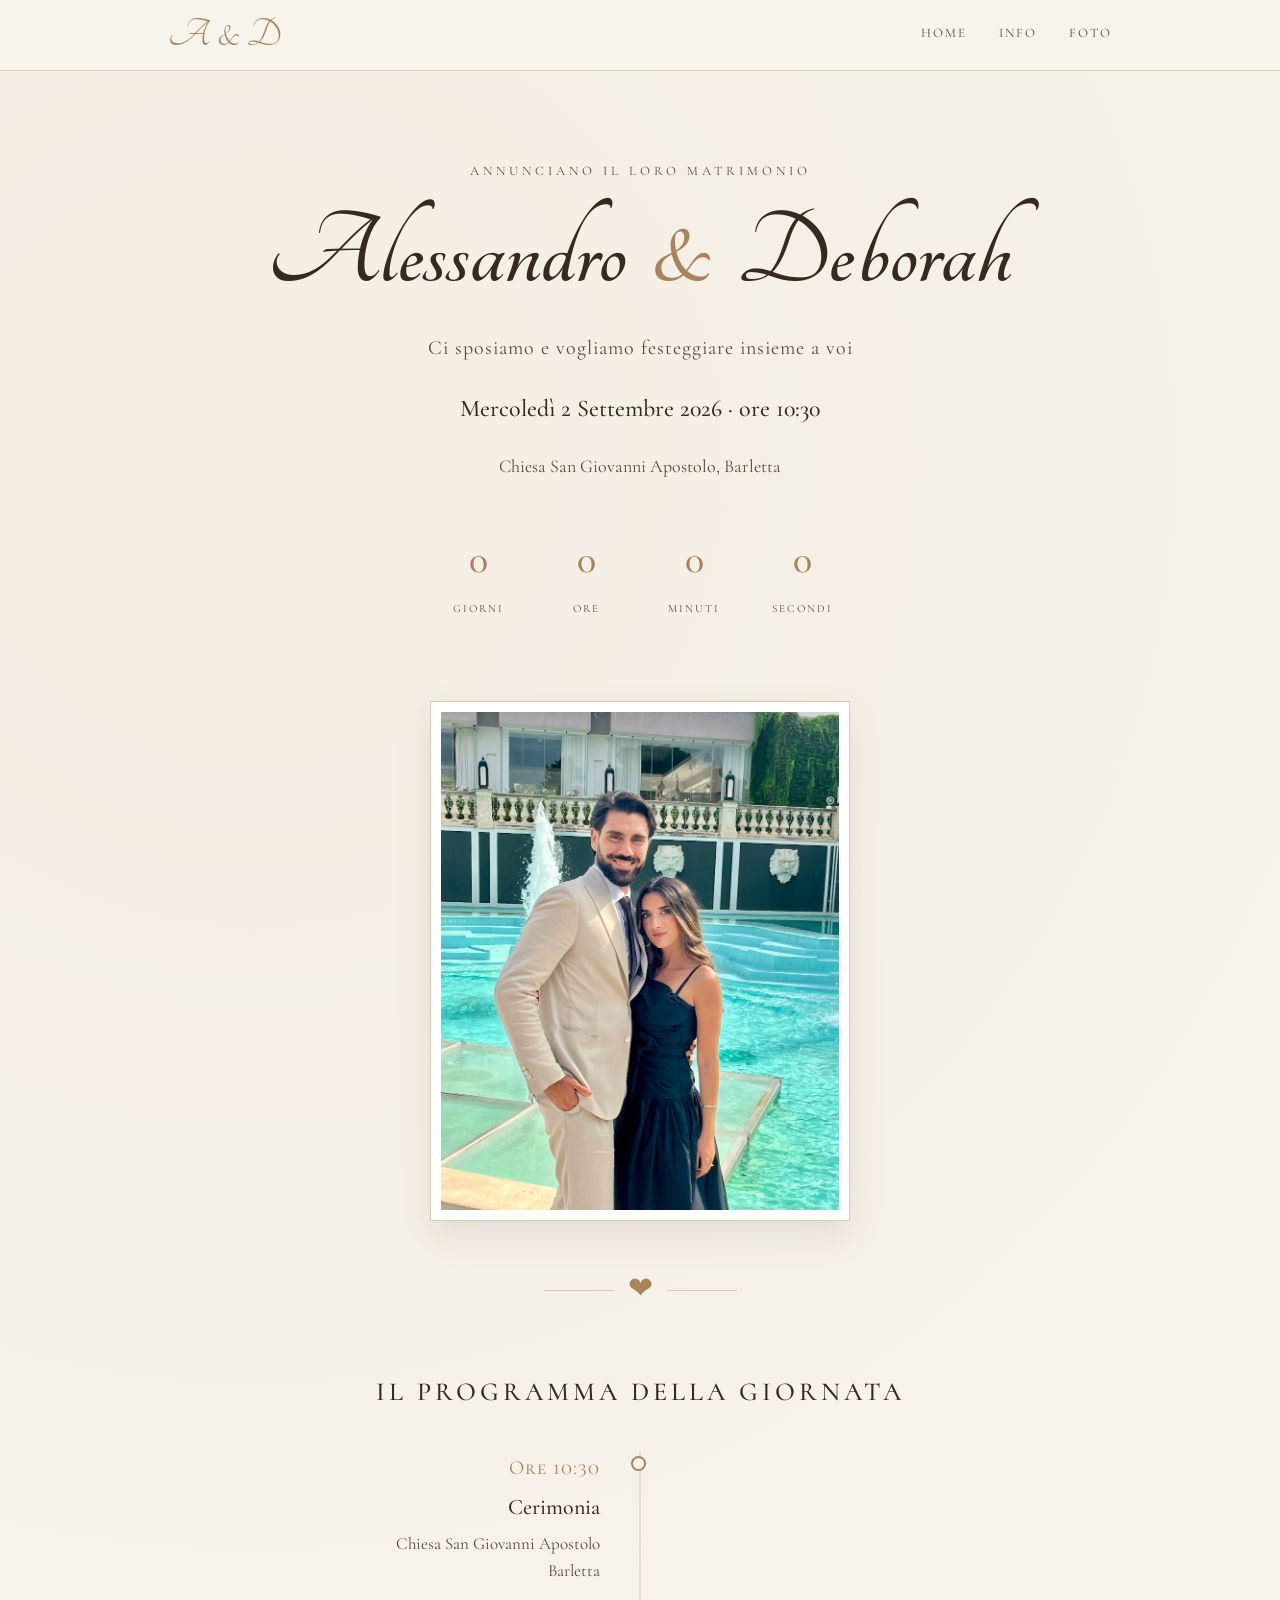
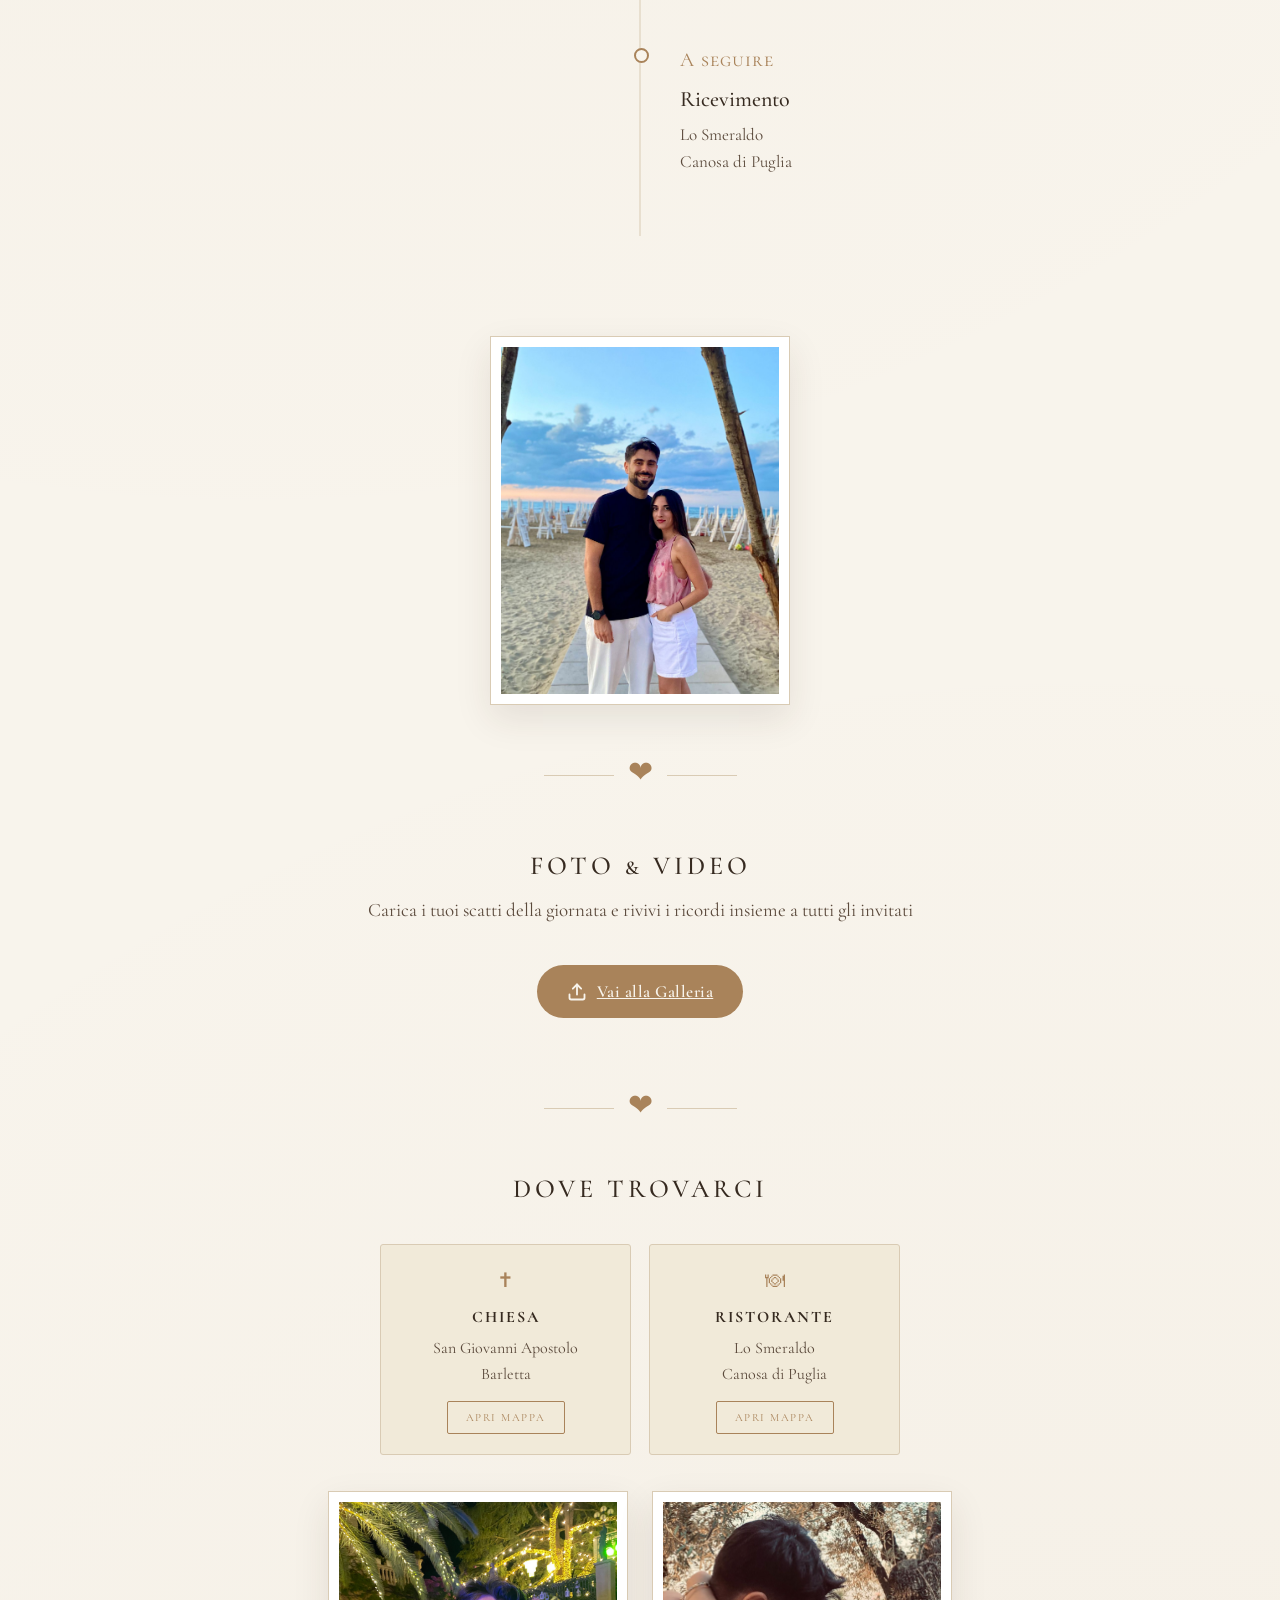
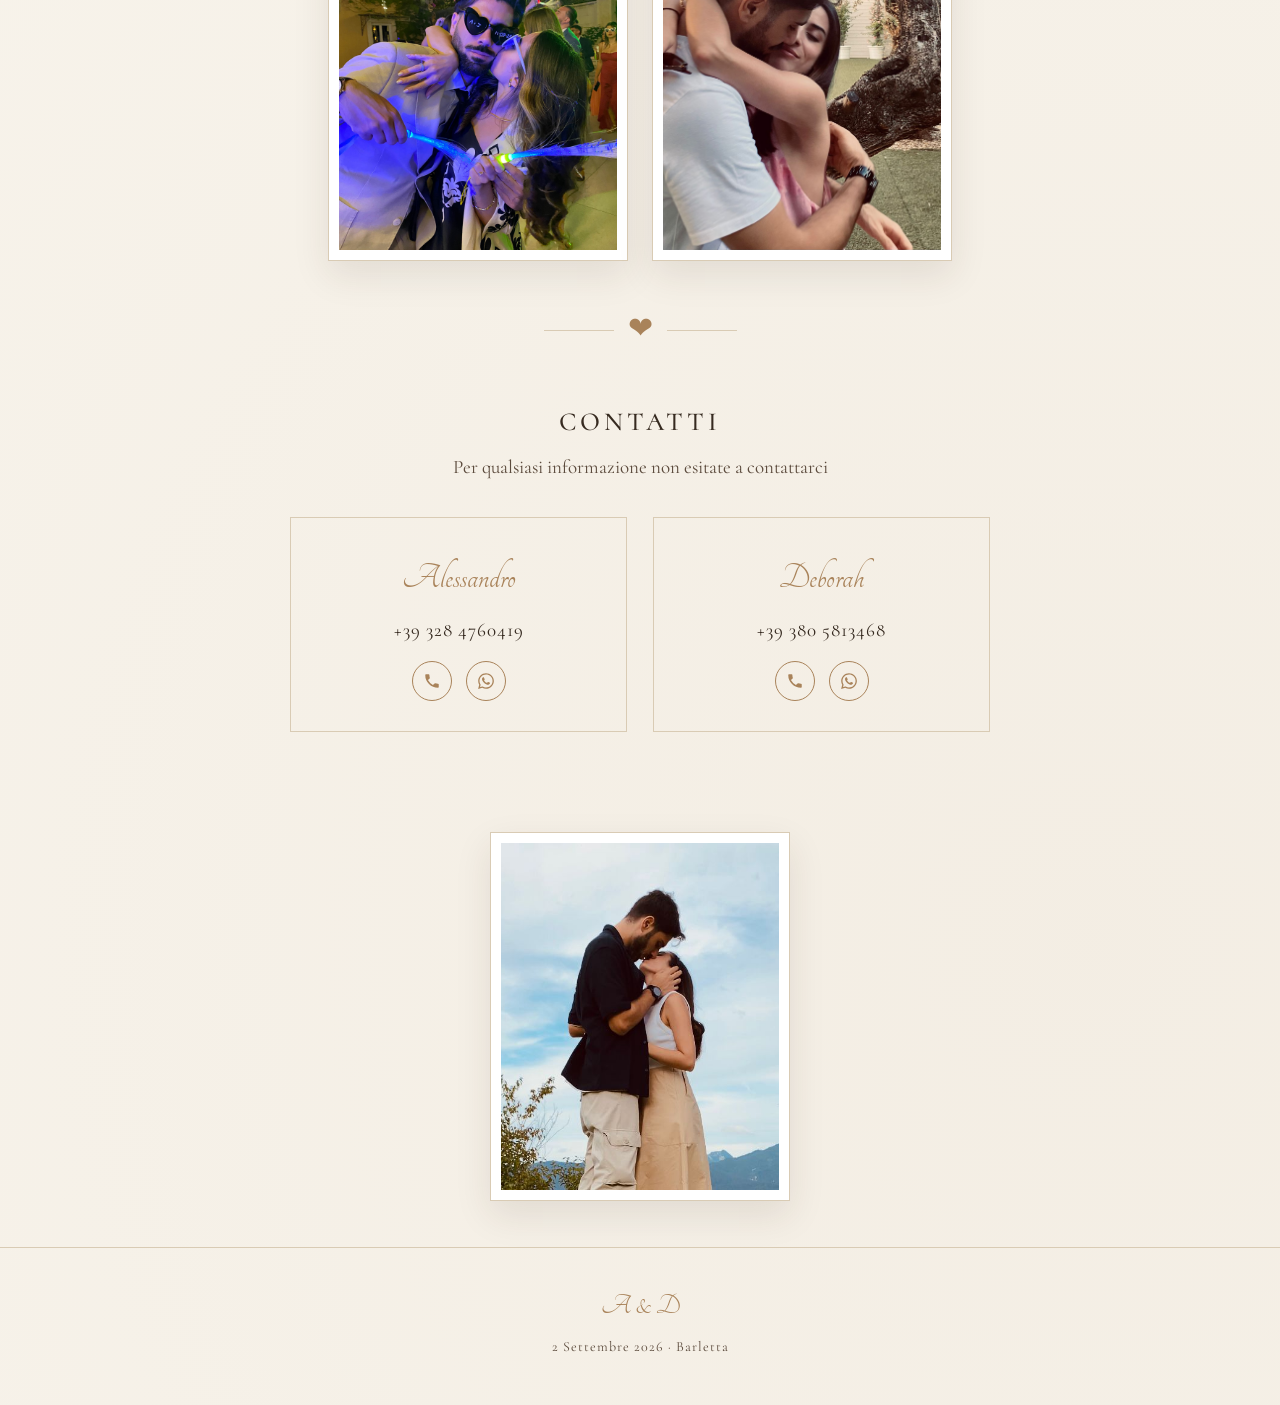
<file: index.html>
<!doctype html>
<html lang="it">
<head>
<meta charset="UTF-8">
<meta name="viewport" content="width=device-width, initial-scale=1.0">
<title>Alessandro & Deborah — 2 Settembre 2026</title>
<meta name="description" content="Alessandro e Deborah annunciano il loro matrimonio, mercoledì 2 settembre 2026.">
<link rel="preconnect" href="https://fonts.googleapis.com">
<link rel="preconnect" href="https://fonts.gstatic.com" crossorigin>
<link href="https://fonts.googleapis.com/css2?family=Cormorant+Garamond:ital,wght@0,300;0,400;0,500;0,600;1,400&family=Tangerine:wght@400;700&family=Cormorant+SC&display=swap" rel="stylesheet">
<link rel="stylesheet" href="assets/css/style.css">
</head>
<body>

<header class="site-header">
  <div class="container">
    <a href="#home" class="monogram">A &amp; D</a>
    <nav class="site-nav">
      <a href="#home">Home</a>
      <a href="#info">Info</a>
      <a href="foto.html">Foto</a>
    </nav>
  </div>
</header>

<section class="hero" id="home">
  <p class="eyebrow">Annunciano il loro matrimonio</p>
  <h1>Alessandro <span class="amp">&amp;</span> Deborah</h1>
  <p class="announce">Ci sposiamo e vogliamo festeggiare insieme a voi</p>
  <p class="date-line">Mercoledì 2 Settembre 2026 &middot; ore 10:30</p>
  <p class="place-line">Chiesa San Giovanni Apostolo, Barletta</p>

  <div class="countdown" id="countdown">
    <div class="unit"><span class="num" id="cd-days">–</span><span class="label">Giorni</span></div>
    <div class="unit"><span class="num" id="cd-hours">–</span><span class="label">Ore</span></div>
    <div class="unit"><span class="num" id="cd-min">–</span><span class="label">Minuti</span></div>
    <div class="unit"><span class="num" id="cd-sec">–</span><span class="label">Secondi</span></div>
  </div>
</section>

<figure class="scatter-photo">
  <img src="assets/images/couple-01.jpeg" alt="Alessandro e Deborah eleganti a bordo piscina">
</figure>

<div class="divider"><span>&#10084;</span></div>

<section class="program" id="programma">
  <div class="container">
    <div class="section-title"><h2>Il Programma della Giornata</h2></div>
    <div class="timeline">
      <div class="timeline-item">
        <span class="time">Ore 10:30</span>
        <p class="title">Cerimonia</p>
        <p class="place">Chiesa San Giovanni Apostolo<br>Barletta</p>
      </div>
      <div class="timeline-item">
        <span class="time">A seguire</span>
        <p class="title">Ricevimento</p>
        <p class="place">Lo Smeraldo<br>Canosa di Puglia</p>
      </div>
    </div>
  </div>
</section>

<figure class="scatter-photo scatter-photo--sm">
  <img src="assets/images/couple-02.jpeg" alt="Alessandro e Deborah in montagna">
</figure>

<div class="divider"><span>&#10084;</span></div>

<section class="photo-cta">
  <div class="container">
    <div class="section-title"><h2>Foto &amp; Video</h2></div>
    <p style="text-align:center;color:var(--ink-soft);margin-top:8px;">Carica i tuoi scatti della giornata e rivivi i ricordi insieme a tutti gli invitati</p>
    <div style="text-align:center;margin-top:22px;">
      <a class="upload-label" href="foto.html">
        <svg viewBox="0 0 24 24" fill="none" stroke="currentColor" stroke-width="2.2" stroke-linecap="round" stroke-linejoin="round">
          <path d="M21 15v4a2 2 0 0 1-2 2H5a2 2 0 0 1-2-2v-4"/>
          <polyline points="17 8 12 3 7 8"/>
          <line x1="12" y1="3" x2="12" y2="15"/>
        </svg>
        Vai alla Galleria
      </a>
    </div>
  </div>
</section>

<div class="divider"><span>&#10084;</span></div>

<section class="info-section" id="info">
  <div class="container">
    <div class="section-title"><h2>Dove Trovarci</h2></div>
    <div class="cards">
      <div class="card">
        <div class="icon">&#10013;</div>
        <h3>Chiesa</h3>
        <p>San Giovanni Apostolo<br>Barletta</p>
        <a class="btn" href="https://maps.app.goo.gl/bFmA96gycWuAbMjt7?g_st=ipc" target="_blank" rel="noopener">Apri Mappa</a>
      </div>
      <div class="card">
        <div class="icon">&#127869;</div>
        <h3>Ristorante</h3>
        <p>Lo Smeraldo<br>Canosa di Puglia</p>
        <a class="btn" href="https://maps.app.goo.gl/iHuV2czJLUBJGU6J6?g_st=ipc" target="_blank" rel="noopener">Apri Mappa</a>
      </div>
    </div>
  </div>

  <div class="scatter-photo-row">
    <figure class="scatter-photo scatter-photo--sm">
      <img src="assets/images/couple-03.jpeg" alt="Alessandro e Deborah ad una festa serale">
    </figure>
    <figure class="scatter-photo scatter-photo--sm">
      <img src="assets/images/couple-04.jpeg" alt="Alessandro e Deborah abbracciati tra gli ulivi">
    </figure>
  </div>

  <div class="divider"><span>&#10084;</span></div>

  <div class="container contacts">
    <div class="section-title"><h2>Contatti</h2></div>
    <p style="text-align:center; color:var(--ink-soft); margin-top:10px;">Per qualsiasi informazione non esitate a contattarci</p>
    <div class="contact-grid">
      <div class="contact-card">
        <span class="name">Alessandro</span>
        <a class="phone" href="tel:+393284760419">+39 328 4760419</a>
        <div class="contact-actions">
          <a class="icon-btn" href="tel:+393284760419" aria-label="Chiama Alessandro">
            <svg viewBox="0 0 24 24"><path d="M6.62 10.79a15.05 15.05 0 006.59 6.59l2.2-2.2a1 1 0 011.01-.24 11.36 11.36 0 003.57.57 1 1 0 011 1V20a1 1 0 01-1 1A17 17 0 013 4a1 1 0 011-1h3.5a1 1 0 011 1 11.36 11.36 0 00.57 3.57 1 1 0 01-.25 1.01z"/></svg>
          </a>
          <a class="icon-btn" href="https://wa.me/393284760419" target="_blank" rel="noopener" aria-label="Scrivi su WhatsApp ad Alessandro">
            <svg viewBox="0 0 448 512"><path d="M380.9 97.1C339 55.1 283.2 32 223.9 32c-122.4 0-222 99.6-222 222 0 39.1 10.2 77.3 29.6 111L0 480l117.7-30.9c32.4 17.7 68.9 27 106.1 27h.1c122.3 0 224.1-99.6 224.1-222 0-59.3-25.2-115-67.1-157zm-157 341.6c-33.2 0-65.7-8.9-94-25.7l-6.7-4-69.8 18.3L72 359.2l-4.4-7c-18.5-29.4-28.2-63.3-28.2-98.2 0-101.7 82.8-184.5 184.6-184.5 49.3 0 95.6 19.2 130.4 54.1 34.8 34.9 56.2 81.2 56.1 130.5 0 101.8-84.9 184.6-186.6 184.6zm101.2-138.2c-5.5-2.8-32.8-16.2-37.9-18-5.1-1.9-8.8-2.8-12.5 2.8-3.7 5.5-14.3 18-17.6 21.8-3.2 3.7-6.5 4.2-12 1.4-32.6-16.3-54-29.1-75.5-66-5.7-9.8 5.7-9.1 16.3-30.3 1.8-3.7.9-6.9-.5-9.7-1.4-2.8-12.5-30.1-17.1-41.2-4.5-10.8-9.1-9.3-12.5-9.5-3.2-.2-6.9-.2-10.6-.2-3.7 0-9.7 1.4-14.8 6.9-5.1 5.5-19.4 19-19.4 46.3 0 27.3 19.9 53.7 22.6 57.4 2.8 3.7 39.1 59.7 94.8 83.8 35.2 15.2 49 16.5 66.6 13.9 10.7-1.6 32.8-13.4 37.4-26.4 4.6-13 4.6-24.1 3.2-26.4-1.3-2.5-5-3.9-10.5-6.6z"/></svg>
          </a>
        </div>
      </div>
      <div class="contact-card">
        <span class="name">Deborah</span>
        <a class="phone" href="tel:+393805813468">+39 380 5813468</a>
        <div class="contact-actions">
          <a class="icon-btn" href="tel:+393805813468" aria-label="Chiama Deborah">
            <svg viewBox="0 0 24 24"><path d="M6.62 10.79a15.05 15.05 0 006.59 6.59l2.2-2.2a1 1 0 011.01-.24 11.36 11.36 0 003.57.57 1 1 0 011 1V20a1 1 0 01-1 1A17 17 0 013 4a1 1 0 011-1h3.5a1 1 0 011 1 11.36 11.36 0 00.57 3.57 1 1 0 01-.25 1.01z"/></svg>
          </a>
          <a class="icon-btn" href="https://wa.me/393805813468" target="_blank" rel="noopener" aria-label="Scrivi su WhatsApp a Deborah">
            <svg viewBox="0 0 448 512"><path d="M380.9 97.1C339 55.1 283.2 32 223.9 32c-122.4 0-222 99.6-222 222 0 39.1 10.2 77.3 29.6 111L0 480l117.7-30.9c32.4 17.7 68.9 27 106.1 27h.1c122.3 0 224.1-99.6 224.1-222 0-59.3-25.2-115-67.1-157zm-157 341.6c-33.2 0-65.7-8.9-94-25.7l-6.7-4-69.8 18.3L72 359.2l-4.4-7c-18.5-29.4-28.2-63.3-28.2-98.2 0-101.7 82.8-184.5 184.6-184.5 49.3 0 95.6 19.2 130.4 54.1 34.8 34.9 56.2 81.2 56.1 130.5 0 101.8-84.9 184.6-186.6 184.6zm101.2-138.2c-5.5-2.8-32.8-16.2-37.9-18-5.1-1.9-8.8-2.8-12.5 2.8-3.7 5.5-14.3 18-17.6 21.8-3.2 3.7-6.5 4.2-12 1.4-32.6-16.3-54-29.1-75.5-66-5.7-9.8 5.7-9.1 16.3-30.3 1.8-3.7.9-6.9-.5-9.7-1.4-2.8-12.5-30.1-17.1-41.2-4.5-10.8-9.1-9.3-12.5-9.5-3.2-.2-6.9-.2-10.6-.2-3.7 0-9.7 1.4-14.8 6.9-5.1 5.5-19.4 19-19.4 46.3 0 27.3 19.9 53.7 22.6 57.4 2.8 3.7 39.1 59.7 94.8 83.8 35.2 15.2 49 16.5 66.6 13.9 10.7-1.6 32.8-13.4 37.4-26.4 4.6-13 4.6-24.1 3.2-26.4-1.3-2.5-5-3.9-10.5-6.6z"/></svg>
          </a>
        </div>
      </div>
    </div>
  </div>
</section>

<figure class="scatter-photo scatter-photo--sm">
  <img src="assets/images/couple-05.jpeg" alt="Alessandro e Deborah in spiaggia al tramonto">
</figure>

<footer class="site-footer">
  <div class="monogram-small">A &amp; D</div>
  <p>2 Settembre 2026 &middot; Barletta</p>
</footer>

<script src="assets/js/main.js"></script>
</body>
</html>
</file>
<file: assets/css/style.css>
:root {
  --ivory: #f8f4ec;
  --ivory-deep: #f1ead9;
  --ink: #362a20;
  --ink-soft: #5b4a3c;
  --gold: #a9835a;
  --gold-soft: #cbb08a;
  --line: #d9cbb4;
  --rose: #e7d9cf;
}

* { box-sizing: border-box; }

html { scroll-behavior: smooth; }

body {
  margin: 0;
  background: var(--ivory);
  color: var(--ink);
  font-family: 'Cormorant Garamond', serif;
  font-size: 19px;
  line-height: 1.6;
  -webkit-font-smoothing: antialiased;
}

img { max-width: 100%; display: block; }

a { color: inherit; }

.container {
  max-width: 1000px;
  margin: 0 auto;
  padding: 0 28px;
}

/* Texture: faint paper feel */
body {
  background-image:
    radial-gradient(circle at 20% 10%, rgba(169,131,90,0.05), transparent 40%),
    radial-gradient(circle at 85% 90%, rgba(169,131,90,0.06), transparent 45%);
}

/* Header */
.site-header {
  position: sticky;
  top: 0;
  z-index: 50;
  background: rgba(248,244,236,0.9);
  backdrop-filter: blur(6px);
  border-bottom: 1px solid var(--line);
}

#home, #programma, #info {
  scroll-margin-top: 66px;
}

.site-header .container {
  display: flex;
  align-items: center;
  justify-content: space-between;
  padding-top: 14px;
  padding-bottom: 14px;
}

.monogram {
  font-family: 'Tangerine', cursive;
  font-size: 42px;
  color: var(--gold);
  text-decoration: none;
  line-height: 1;
  letter-spacing: 1px;
}

.site-nav {
  display: flex;
  gap: 32px;
}

.site-nav a {
  text-decoration: none;
  text-transform: uppercase;
  letter-spacing: 2px;
  font-size: 13px;
  color: var(--ink-soft);
  position: relative;
  padding-bottom: 4px;
}

.site-nav a.active,
.site-nav a:hover {
  color: var(--gold);
}

.site-nav a.active::after {
  content: "";
  position: absolute;
  left: 0; right: 0; bottom: 0;
  height: 1px;
  background: var(--gold);
}

/* Ornamental divider */
.divider {
  display: flex;
  align-items: center;
  justify-content: center;
  gap: 14px;
  margin: 36px 0;
  color: var(--gold-soft);
}
.divider::before,
.divider::after {
  content: "";
  height: 1px;
  width: 70px;
  background: var(--line);
}
.divider span {
  font-family: 'Tangerine', cursive;
  font-size: 30px;
  color: var(--gold);
}

/* Hero */
.hero {
  text-align: center;
  padding: 90px 28px 60px;
}

.hero .eyebrow {
  text-transform: uppercase;
  letter-spacing: 4px;
  font-size: 13px;
  color: var(--ink-soft);
  margin: 0 0 18px;
}

.hero h1 {
  font-family: 'Tangerine', cursive;
  font-weight: 700;
  font-size: clamp(64px, 12vw, 110px);
  margin: 0;
  color: var(--ink);
  line-height: 1;
}

.hero .amp {
  color: var(--gold);
  padding: 0 10px;
}

.hero .announce {
  margin-top: 22px;
  font-size: 20px;
  letter-spacing: 1px;
  color: var(--ink-soft);
}

.hero .date-line {
  margin-top: 26px;
  font-size: 24px;
  font-weight: 500;
}

.hero .place-line {
  margin-top: 6px;
  font-size: 18px;
  color: var(--ink-soft);
}

/* Countdown */
.countdown {
  display: flex;
  justify-content: center;
  gap: 34px;
  margin: 46px 0 10px;
  flex-wrap: wrap;
}

.countdown .unit {
  min-width: 74px;
}

.countdown .num {
  font-size: 40px;
  color: var(--gold);
  font-weight: 500;
  display: block;
}

.countdown .label {
  text-transform: uppercase;
  font-size: 11px;
  letter-spacing: 2px;
  color: var(--ink-soft);
}

/* Scattered photos */
.scatter-photo {
  max-width: 420px;
  margin: 10px auto 46px;
  padding: 10px;
  background: #fff;
  border: 1px solid var(--line);
  box-shadow: 0 14px 34px rgba(54, 42, 32, 0.10);
}

.scatter-photo img {
  width: 100%;
  aspect-ratio: 4 / 5;
  object-fit: cover;
}

.scatter-photo--sm {
  max-width: 300px;
}

.scatter-photo-row {
  display: flex;
  justify-content: center;
  gap: 24px;
  flex-wrap: wrap;
  margin: 10px 0 46px;
}

.scatter-photo-row .scatter-photo {
  margin: 0;
}

/* Section titles */
.section-title {
  text-align: center;
  margin-bottom: 8px;
}

.section-title h2 {
  font-family: 'Cormorant SC', serif;
  text-transform: uppercase;
  letter-spacing: 4px;
  font-size: 26px;
  font-weight: 500;
  margin: 0;
  color: var(--ink);
}

/* Program timeline */
.program {
  padding: 20px 0 90px;
}

.timeline {
  max-width: 620px;
  margin: 40px auto 0;
  position: relative;
}

.timeline::before {
  content: "";
  position: absolute;
  left: 50%;
  top: 0;
  bottom: 0;
  width: 1px;
  background: var(--line);
  transform: translateX(-50%);
}

.timeline-item {
  position: relative;
  width: 50%;
  padding: 0 40px 60px;
}

.timeline-item:nth-child(odd) {
  left: 0;
  text-align: right;
}

.timeline-item:nth-child(even) {
  left: 50%;
  text-align: left;
}

.timeline-item::before {
  content: "";
  position: absolute;
  top: 4px;
  width: 11px;
  height: 11px;
  background: var(--ivory);
  border: 2px solid var(--gold);
  border-radius: 50%;
}

.timeline-item:nth-child(odd)::before { right: -6px; }
.timeline-item:nth-child(even)::before { left: -6px; }

.timeline-item .time {
  font-family: 'Cormorant SC', serif;
  color: var(--gold);
  font-size: 20px;
  letter-spacing: 1px;
  display: block;
  margin-bottom: 6px;
}

.timeline-item .title {
  font-size: 22px;
  font-weight: 500;
  margin: 0 0 4px;
}

.timeline-item .place {
  color: var(--ink-soft);
  font-size: 17px;
  margin: 0;
}

.photo-cta {
  padding: 10px 0 30px;
}

/* Info section */
.cards {
  display: grid;
  grid-template-columns: 1fr 1fr;
  gap: 18px;
  max-width: 520px;
  margin: 0 auto;
  padding: 26px 0;
}

.card {
  background: var(--ivory-deep);
  border: 1px solid var(--line);
  border-radius: 3px;
  padding: 20px 16px;
  text-align: center;
}

.card .icon {
  font-size: 20px;
  color: var(--gold);
  margin-bottom: 8px;
}

.card h3 {
  font-family: 'Cormorant SC', serif;
  letter-spacing: 2px;
  text-transform: uppercase;
  font-size: 16px;
  margin: 0 0 6px;
}

.card p {
  margin: 0 0 12px;
  color: var(--ink-soft);
  font-size: 16px;
}

.btn {
  display: inline-block;
  text-decoration: none;
  border: 1px solid var(--gold);
  color: var(--gold);
  padding: 7px 18px;
  letter-spacing: 1.5px;
  text-transform: uppercase;
  font-size: 11px;
  border-radius: 2px;
  transition: background 0.25s ease, color 0.25s ease;
}

.btn:hover {
  background: var(--gold);
  color: var(--ivory);
}

.contacts {
  padding: 10px 0 90px;
}

.contact-grid {
  display: grid;
  grid-template-columns: 1fr 1fr;
  gap: 26px;
  max-width: 700px;
  margin: 34px auto 0;
}

.contact-card {
  text-align: center;
  padding: 30px 20px;
  border: 1px solid var(--line);
}

.contact-card .name {
  font-family: 'Tangerine', cursive;
  font-size: 38px;
  color: var(--gold);
  display: block;
  margin-bottom: 6px;
}

.contact-card a.phone {
  text-decoration: none;
  font-size: 19px;
  letter-spacing: 1px;
}

.contact-card a.phone:hover { color: var(--gold); }

.contact-actions {
  display: flex;
  justify-content: center;
  gap: 14px;
  margin-top: 16px;
}

.icon-btn {
  display: flex;
  align-items: center;
  justify-content: center;
  width: 40px;
  height: 40px;
  border-radius: 50%;
  border: 1px solid var(--gold);
  color: var(--gold);
  transition: background 0.25s ease, color 0.25s ease;
}

.icon-btn svg {
  width: 18px;
  height: 18px;
  fill: currentColor;
}

.icon-btn:hover {
  background: var(--gold);
  color: var(--ivory);
}

/* Footer */
.site-footer {
  text-align: center;
  padding: 34px 20px 46px;
  border-top: 1px solid var(--line);
}

.site-footer .monogram-small {
  font-family: 'Tangerine', cursive;
  font-size: 30px;
  color: var(--gold);
}

.site-footer p {
  color: var(--ink-soft);
  font-size: 14px;
  letter-spacing: 1px;
  margin: 6px 0 0;
}

/* Toast */
.toast {
  position: fixed;
  bottom: 28px;
  left: 50%;
  transform: translateX(-50%) translateY(150px);
  background: var(--ink);
  color: var(--ivory);
  padding: 12px 24px;
  border-radius: 999px;
  box-shadow: 0 14px 34px rgba(54, 42, 32, 0.22);
  opacity: 0;
  pointer-events: none;
  transition: transform 0.25s ease, opacity 0.25s ease;
  z-index: 1000;
  font-size: 16px;
  letter-spacing: 0.5px;
}

.toast.show {
  transform: translateX(-50%) translateY(0);
  opacity: 1;
}

/* Lightbox */
[hidden] { display: none !important; }

@keyframes lb-open { from { opacity: 0; } to { opacity: 1; } }

.lightbox {
  position: fixed;
  inset: 0;
  z-index: 300;
  background: rgba(20, 15, 10, 0.94);
  display: none;
  align-items: center;
  justify-content: center;
  pointer-events: none;
}

.lightbox.open {
  display: flex;
  pointer-events: auto;
  animation: lb-open 0.2s ease;
}

.lightbox-inner {
  max-width: min(95vw, 1000px);
  max-height: 90vh;
  display: flex;
  align-items: center;
  justify-content: center;
}

.lightbox-inner img,
.lightbox-inner video {
  max-width: 100%;
  max-height: 90vh;
  border-radius: 2px;
  object-fit: contain;
}

.lb-btn {
  width: 42px;
  height: 42px;
  border-radius: 50%;
  background: rgba(255, 255, 255, 0.12);
  border: none;
  color: #fff;
  font-size: 22px;
  display: flex;
  align-items: center;
  justify-content: center;
  backdrop-filter: blur(6px);
  transition: background 0.2s ease;
  cursor: pointer;
  flex-shrink: 0;
}

.lb-btn:hover { background: rgba(255, 255, 255, 0.24); }

.lb-topbar {
  position: fixed;
  top: 0; left: 0; right: 0;
  z-index: 9999;
  display: flex;
  justify-content: space-between;
  align-items: center;
  padding: 12px 16px;
  background: linear-gradient(rgba(0, 0, 0, 0.5), transparent);
  pointer-events: none;
}

.lb-topbar > * { pointer-events: auto; }

#lb-counter {
  color: rgba(255, 255, 255, 0.85);
  font-size: 14px;
  letter-spacing: 1px;
  background: rgba(0, 0, 0, 0.35);
  padding: 4px 14px;
  border-radius: 999px;
  backdrop-filter: blur(6px);
}

#lb-prev { position: fixed; top: 50%; left: 14px; transform: translateY(-50%); }
#lb-next { position: fixed; top: 50%; right: 14px; transform: translateY(-50%); }

/* Upload */
.upload-section {
  padding: 50px 0 20px;
  text-align: center;
}

.upload-card {
  max-width: 620px;
  margin: 30px auto 0;
  background: var(--ivory-deep);
  border: 2px dashed var(--gold-soft);
  border-radius: 4px;
  padding: 44px 24px;
  transition: border-color 0.2s ease, background 0.2s ease;
}

.upload-card.dragover {
  border-color: var(--gold);
  background: #f4e9d2;
}

.upload-icon { font-size: 40px; margin-bottom: 8px; }

.upload-card p { color: var(--ink-soft); margin: 0; }

.upload-hint {
  font-size: 15px;
  color: var(--ink-soft);
  margin-top: 14px !important;
}

.upload-label {
  display: inline-flex;
  align-items: center;
  gap: 10px;
  min-height: 50px;
  padding: 13px 30px;
  margin-top: 18px;
  border-radius: 999px;
  background: var(--gold);
  color: var(--ivory);
  font-weight: 600;
  font-size: 17px;
  letter-spacing: 0.5px;
  cursor: pointer;
  transition: background 0.2s ease;
}

.upload-label:hover { background: #8f6c45; }

.upload-label svg { width: 20px; height: 20px; flex-shrink: 0; }

#file-input {
  position: absolute;
  width: 1px;
  height: 1px;
  opacity: 0;
  pointer-events: none;
}

#progress-area {
  max-width: 620px;
  margin: 20px auto 0;
  display: grid;
  gap: 12px;
  text-align: left;
}

.progress-item {
  background: #fff;
  border: 1px solid var(--line);
  border-radius: 3px;
  padding: 12px 16px;
  display: grid;
  gap: 6px;
}

.progress-name {
  font-size: 15px;
  font-weight: 600;
  white-space: nowrap;
  overflow: hidden;
  text-overflow: ellipsis;
}

.progress-bar-wrap {
  height: 6px;
  border-radius: 999px;
  background: var(--ivory-deep);
  overflow: hidden;
}

.progress-bar {
  height: 100%;
  border-radius: 999px;
  background: var(--gold);
  transition: width 0.15s ease;
  width: 0%;
}

.progress-status { font-size: 13px; color: var(--ink-soft); }
.progress-status.done { color: #5a8a5a; }
.progress-status.error { color: #c0392b; }

/* Upload gallery */
.gallery-section { padding: 20px 0 70px; }

.gallery-filters {
  display: flex;
  gap: 10px;
  margin: 30px 0 26px;
  flex-wrap: wrap;
  justify-content: center;
}

.filter-btn {
  min-height: 36px;
  padding: 8px 20px;
  border-radius: 999px;
  border: 1px solid var(--gold);
  background: transparent;
  color: var(--gold);
  font-size: 13px;
  letter-spacing: 1px;
  text-transform: uppercase;
  transition: background 0.2s ease, color 0.2s ease;
}

.filter-btn.active,
.filter-btn:hover {
  background: var(--gold);
  color: var(--ivory);
}

.gallery-grid {
  display: grid;
  grid-template-columns: repeat(auto-fill, minmax(140px, 1fr));
  gap: 10px;
}

@media (min-width: 600px) {
  .gallery-grid { grid-template-columns: repeat(auto-fill, minmax(180px, 1fr)); gap: 14px; }
}

.gallery-item {
  aspect-ratio: 1;
  border-radius: 2px;
  overflow: hidden;
  cursor: pointer;
  position: relative;
  background: var(--ivory-deep);
  border: 1px solid var(--line);
}

.gallery-item img,
.gallery-item video {
  width: 100%;
  height: 100%;
  object-fit: cover;
  transition: transform 0.3s ease;
  display: block;
}

.gallery-item:hover img,
.gallery-item:hover video { transform: scale(1.05); }

.video-badge {
  position: absolute;
  inset: 0;
  display: flex;
  align-items: center;
  justify-content: center;
  background: rgba(0, 0, 0, 0.2);
  pointer-events: none;
}

.video-badge svg { width: 36px; height: 36px; filter: drop-shadow(0 2px 6px rgba(0,0,0,.5)); }

.gallery-empty, .gallery-loading {
  text-align: center;
  padding: 50px 16px;
  color: var(--ink-soft);
  grid-column: 1 / -1;
}

.gallery-empty-icon { font-size: 44px; margin-bottom: 8px; }

/* Admin */
.login-screen {
  min-height: 70vh;
  display: flex;
  align-items: center;
  justify-content: center;
  padding: 20px;
}

.login-card {
  background: var(--ivory-deep);
  border: 1px solid var(--line);
  border-radius: 4px;
  padding: 40px 32px;
  width: min(100%, 380px);
  box-shadow: 0 20px 50px rgba(54, 42, 32, 0.12);
}

.login-logo {
  text-align: center;
  font-family: 'Tangerine', cursive;
  font-size: 40px;
  color: var(--gold);
  margin-bottom: 2px;
}

.login-subtitle {
  text-align: center;
  text-transform: uppercase;
  letter-spacing: 2px;
  font-size: 12px;
  color: var(--ink-soft);
  margin-bottom: 26px;
}

.login-form { display: grid; gap: 16px; }
.login-field { display: grid; gap: 6px; }
.login-field label { font-weight: 600; font-size: 14px; }

.login-field input {
  min-height: 46px;
  padding: 12px 14px;
  border-radius: 3px;
  border: 1px solid var(--line);
  background: var(--ivory);
  color: var(--ink);
  width: 100%;
  font-family: inherit;
  font-size: 16px;
}

.login-field input:focus { outline: 2px solid var(--gold); outline-offset: 1px; }

.pw-wrap { position: relative; }
.pw-wrap input { padding-right: 46px; }
.pw-toggle {
  position: absolute;
  right: 8px;
  top: 50%;
  transform: translateY(-50%);
  background: none;
  border: none;
  cursor: pointer;
  font-size: 17px;
  padding: 4px;
  color: var(--ink-soft);
  opacity: 0.7;
}

.login-remember {
  display: flex;
  align-items: center;
  gap: 8px;
  font-size: 14px;
  cursor: pointer;
}

.login-remember input { width: 16px; height: 16px; accent-color: var(--gold); }

.login-error { color: #c0392b; font-size: 14px; text-align: center; min-height: 1.4em; }

.admin-header {
  position: sticky;
  top: 0;
  z-index: 100;
  background: rgba(248,244,236,0.92);
  backdrop-filter: blur(8px);
  border-bottom: 1px solid var(--line);
  padding: 14px 0;
}

.admin-header-inner { display: flex; justify-content: space-between; align-items: center; }

.admin-brand {
  font-family: 'Tangerine', cursive;
  font-size: 30px;
  color: var(--gold);
  line-height: 1;
}

.admin-brand small {
  display: block;
  font-family: 'Cormorant SC', serif;
  font-size: 11px;
  letter-spacing: 1.5px;
  text-transform: uppercase;
  color: var(--ink-soft);
  margin-top: 2px;
}

.admin-actions { display: flex; align-items: center; gap: 14px; }
.admin-count { font-size: 14px; color: var(--ink-soft); }

.admin-main { padding: 34px 0 70px; }

.admin-grid {
  display: grid;
  grid-template-columns: repeat(auto-fill, minmax(150px, 1fr));
  gap: 12px;
}

@media (min-width: 600px) {
  .admin-grid { grid-template-columns: repeat(auto-fill, minmax(200px, 1fr)); gap: 16px; }
}

.admin-item {
  aspect-ratio: 1;
  border-radius: 2px;
  overflow: hidden;
  position: relative;
  background: var(--ivory-deep);
  border: 1px solid var(--line);
  transition: opacity 0.3s ease;
  cursor: pointer;
}

.admin-item img, .admin-item video { width: 100%; height: 100%; object-fit: cover; }

.admin-overlay {
  position: absolute;
  inset: 0;
  background: rgba(0,0,0,0);
  display: flex;
  align-items: flex-start;
  justify-content: flex-end;
  padding: 8px;
  transition: background 0.2s ease;
}

.admin-item:hover .admin-overlay { background: rgba(0,0,0,0.35); }

.delete-btn {
  width: 34px;
  height: 34px;
  border-radius: 50%;
  background: rgba(180, 40, 30, 0.9);
  border: none;
  color: #fff;
  font-size: 15px;
  display: flex;
  align-items: center;
  justify-content: center;
  opacity: 0;
  transition: opacity 0.2s ease;
  flex-shrink: 0;
}

.admin-item:hover .delete-btn { opacity: 1; }
.delete-btn:hover { background: rgba(210, 55, 35, 1); }

.video-tag {
  position: absolute;
  bottom: 8px;
  left: 8px;
  background: rgba(0,0,0,0.55);
  border-radius: 999px;
  padding: 2px 10px;
  font-size: 11px;
  color: #fff;
  pointer-events: none;
}

.admin-item.deleting { opacity: 0.3; pointer-events: none; }

.admin-empty {
  grid-column: 1 / -1;
  text-align: center;
  padding: 60px 16px;
  color: var(--ink-soft);
}

/* Responsive */
@media (max-width: 720px) {
  .container { padding: 0 20px; }
  .contact-grid { grid-template-columns: 1fr; }
  .timeline-item { width: 100%; left: 0 !important; text-align: left !important; padding-left: 46px; padding-right: 10px; }
  .timeline::before { left: 10px; }
  .timeline-item::before { left: 4px !important; right: auto !important; }
  .site-nav { gap: 20px; }
}

@media (max-width: 480px) {
  body { font-size: 17px; }
  .monogram { font-size: 34px; }
  .site-nav { gap: 16px; }
  .site-nav a { font-size: 12px; letter-spacing: 1.5px; }
  .hero { padding: 60px 20px 44px; }
  .hero .eyebrow { letter-spacing: 3px; font-size: 12px; }
  .hero .announce { font-size: 17px; }
  .hero .date-line { font-size: 20px; }
  .hero .place-line { font-size: 16px; }
  .countdown { gap: 18px; margin-top: 34px; }
  .countdown .unit { min-width: 58px; }
  .countdown .num { font-size: 32px; }
  .scatter-photo, .scatter-photo--sm { max-width: 88vw; }
  .scatter-photo-row { gap: 14px; }
  .scatter-photo-row .scatter-photo { max-width: calc(50% - 7px); }
  .divider { margin: 26px 0; }
  .divider::before, .divider::after { width: 40px; }
  .card { padding: 28px 20px; }
  .contact-card { padding: 24px 16px; }
  .contact-card .name { font-size: 32px; }
}
</file>
